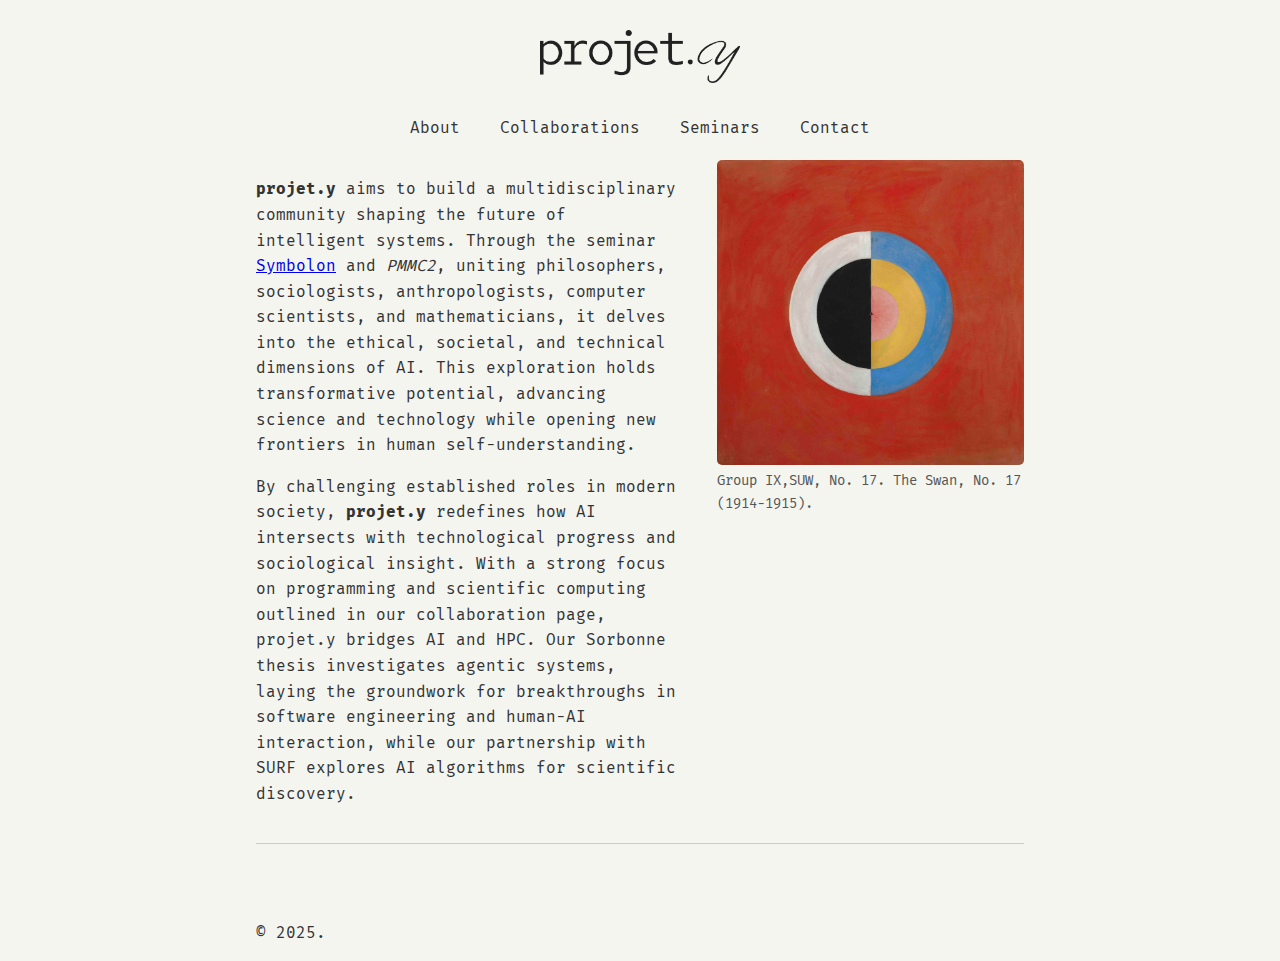
<file: index.html>
<!DOCTYPE html>
<html lang="en">
<head>
  <meta charset="UTF-8" />
  <meta name="viewport" content="width=device-width, initial-scale=1.0" />
  <meta name="description" content="PROJET.y" />
  <title>projet.y</title>
  <link rel="stylesheet" href="css/styles.css" />
</head>
<body>
  <header>
    <div class="container">
      <h2>
        <a href="index.html">
          <img src="images/P.Y_Logo_noir.png" alt="Texte alternatif" width="200" />
        </a>
      </h2>
      <nav>
        <ul>
          <li><a href="about.html">About</a></li>
          <li><a href="projects.html">Collaborations</a></li>
          <li><a href="seminars.html">Seminars</a></li>
          <li><a href="contact.html">Contact</a></li>
        </ul>
      </nav>
    </div>
  </header>

  <main>
    <div class="container">
      <div class="block session">
        <div class="text-content">
          <p><strong>projet.y</strong> aims to build a multidisciplinary community shaping the future of intelligent systems. Through the seminar <a href="https://leprojety.github.io/page/philo.html" target="_blank">Symbolon</a> and <em>PMMC2</em>, uniting philosophers, sociologists, anthropologists, computer scientists, and mathematicians, it delves into the ethical, societal, and technical dimensions of AI. This exploration holds transformative potential, advancing science and technology while opening new frontiers in human self-understanding.</p>

          <p>By challenging established roles in modern society, <strong>projet.y</strong> redefines how AI intersects with technological progress and sociological insight. With a strong focus on programming and scientific computing outlined in our collaboration page, <projet class="y">projet.y</projet> bridges AI and HPC. Our Sorbonne thesis investigates agentic systems, laying the groundwork for breakthroughs in software engineering and human-AI interaction, while our partnership with SURF explores AI algorithms for scientific discovery.</p>
        </div>
        <div class="image-content">
          <img src="images/cigne.jpg" alt="Image description" />
          <p class="image-description">Group IX,SUW, No. 17. The Swan, No. 17 (1914-1915).</p>
        </div>
      </div>
    </div>
  </main>

  <footer>
    <div class="container">
      <p>&copy; 2025.</p>
    </div>
  </footer>
</body>
</html>
</file>
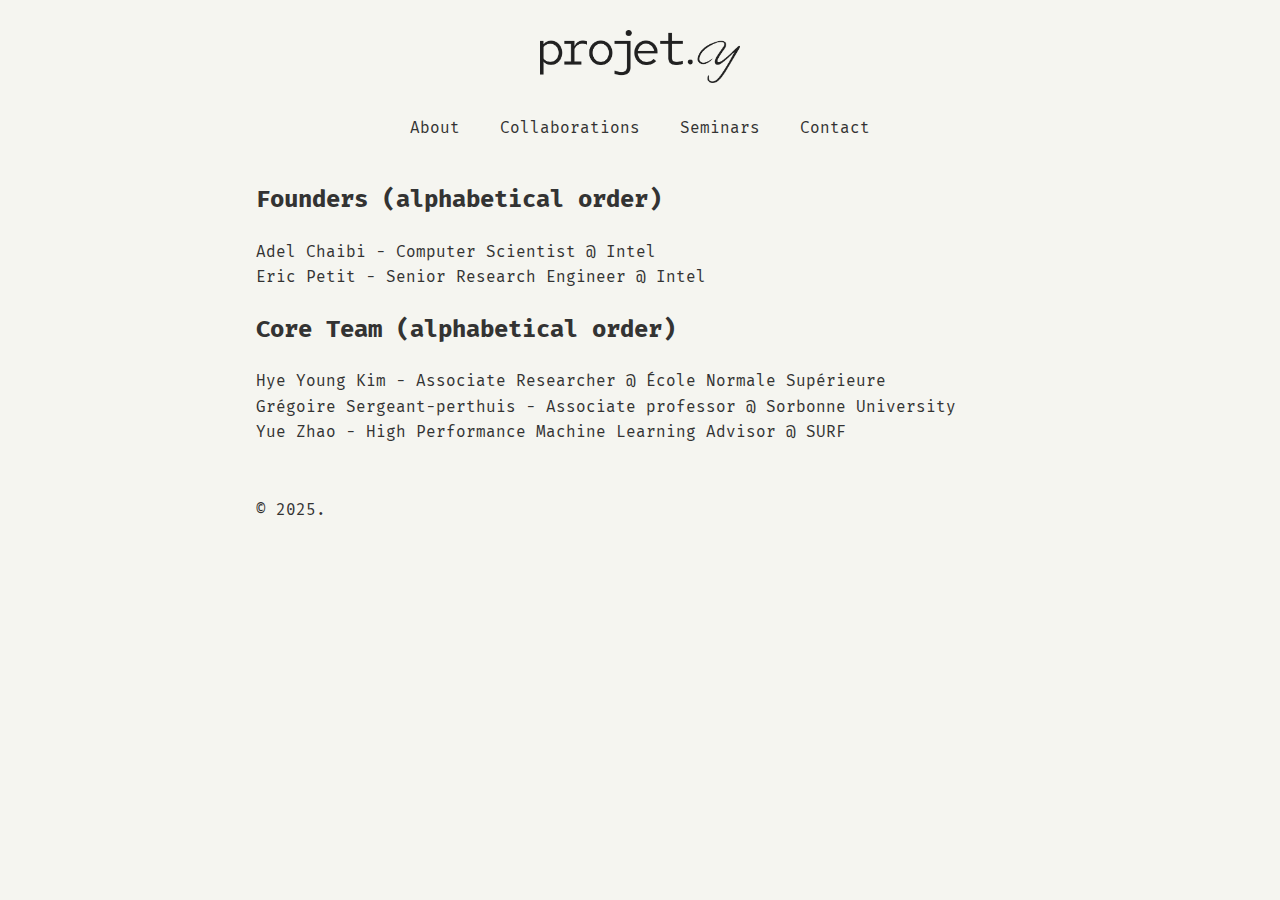
<file: about.html>
<!DOCTYPE html>
<html lang="en">
<head>
    <meta charset="UTF-8">
    <meta name="viewport" content="width=device-width, initial-scale=1.0">
    <meta name="description" content="About page for the Minimalist Website">
    <title>projet.y</title>
    <link rel="stylesheet" href="css/styles.css">
</head>
<body>
    <header>
        <div class="container">
            <h2><a href="index.html"><img src="images/P.Y_Logo_noir.png" alt="Texte alternatif" width="200"></a></h2>
            <nav>
                <ul>
                   <!-- <li><a href="../index.html">Home</a></li> -->
                    <li><a href="about.html">About</a></li>
                    <li><a href="projects.html">Collaborations</a></li>
                    <li><a href="seminars.html">Seminars</a></li>
                    <li><a href="contact.html">Contact</a></li>
                </ul>
            </nav>
        </div>
    </header>

    <main>
        <div class="container">
            <h2>Founders (alphabetical order)</h2>
            <p>
                <span>Adel Chaibi - Computer Scientist @ Intel</span><br>
                <span>Eric Petit - Senior Research Engineer @ Intel</span><br>

                <!--
                <div class="bio-section">
                    <img src="images/eric.jpeg" alt="Eric Petit">
                    <h3>Eric Petit</h3>
                    <p class="bio-text">PhD, co-founded Project.Y, drawing on his deep expertise in high-performance computing (HPC) and artificial intelligence (AI). With a PhD in Computer Science from the University of Rennes, earned at INRIA, Eric drives many AI/ML innovations for developer tools—including code generation and optimization—at Intel Corporation. His strong university collaborations fuel his passion for groundbreaking research. A committed open-source advocate, Eric’s work on projects like Verificarlo and MLKAPS highlights his dedication to accessible, community-driven technology. Alongside his co-founder, Eric launched Project.Y, where a flagship thesis explores common representations in agentic systems, laying the groundwork to tackle complex problems like those found in software engineering. Eric also co-organize our seminars with Adel, Hye-Young and Gregoire.</p>
                </div>
                -->
                
                
            </p>

            <h2>Core Team (alphabetical order)</h2>
            <p>
                <span>Hye Young Kim - Associate Researcher @ École Normale Supérieure</span><br>
                <span>Grégoire Sergeant-perthuis - Associate professor @ Sorbonne University</span><br>
                <span>Yue Zhao - High Performance Machine Learning Advisor @ SURF</span><br>
            </p>
        </div>
    </main>

    <footer>
        <div class="container">
            <p>&copy; 2025.</p>
        </div>
    </footer>
</body>
</html>
</file>
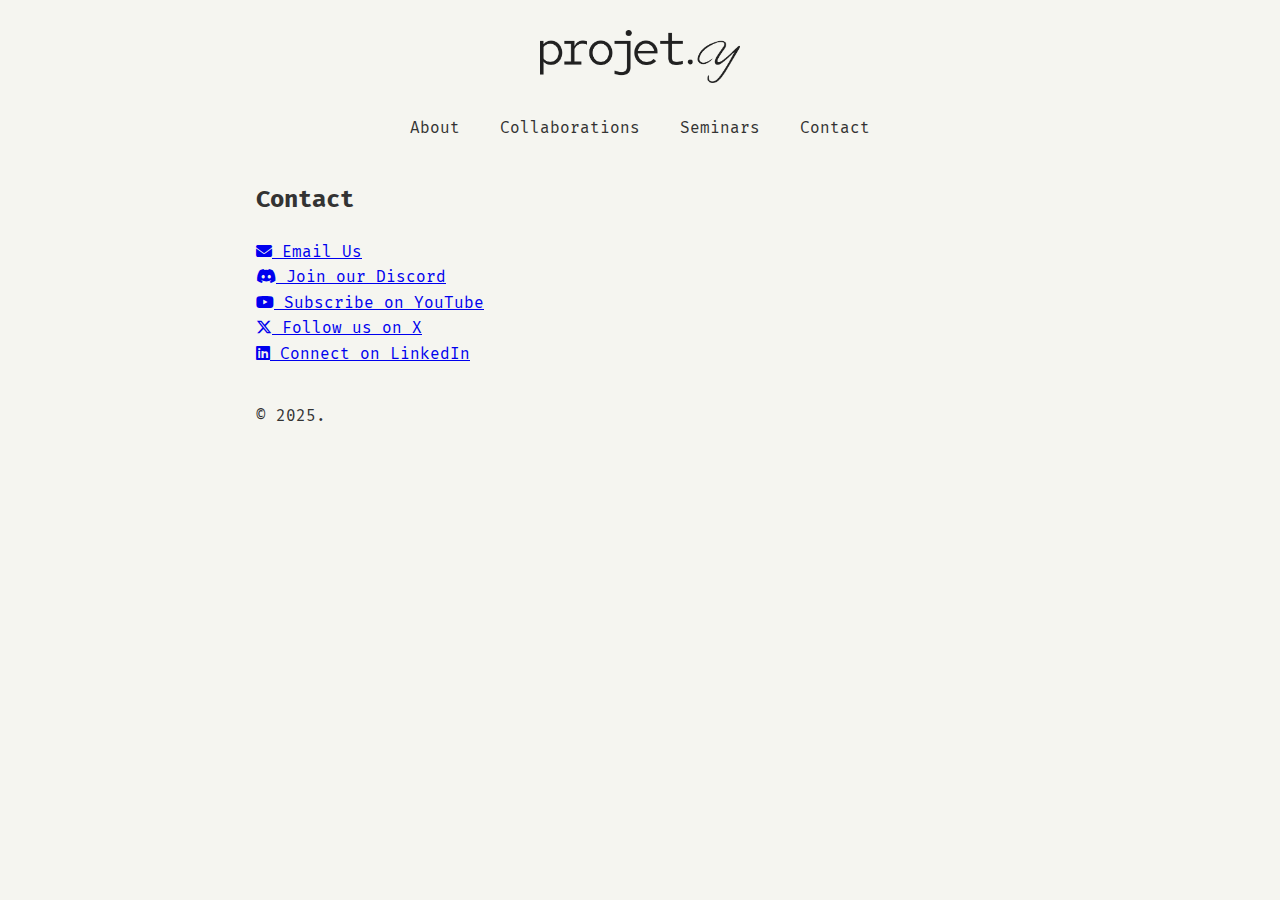
<file: contact.html>
<!DOCTYPE html>
<html lang="en">
<head>
    <meta charset="UTF-8">
    <meta name="viewport" content="width=device-width, initial-scale=1.0">
    <meta name="description" content="Contact page for the Minimalist Website">
    <title>projet.y</title>
    <link rel="stylesheet" href="css/styles.css">
    <link rel="stylesheet" href="https://cdnjs.cloudflare.com/ajax/libs/font-awesome/6.4.2/css/all.min.css">


</head>
<body>
    <header>
        <div class="container">
            <h2><a href="index.html"><img src="images/P.Y_Logo_noir.png" alt="Texte alternatif" width="200"></a></h2>
            <nav>
                <ul>
                    <li><a href="about.html">About</a></li>
                    <li><a href="projects.html">Collaborations</a></li>
                    <li><a href="seminars.html">Seminars</a></li>
                    <li><a href="contact.html">Contact</a></li>
                </ul>
            </nav>
        </div>
    </header>

    <main>
        <div class="container">
            <h2>Contact</h2>
            <a href="mailto:projetwhy@gmail.com">
                <i class="fas fa-envelope"></i> Email Us
            </a><br>

            <a href="https://discord.gg/MWE8XJtK" target="_blank">
                <i class="fab fa-discord"></i> Join our Discord
            </a><br>

            <a href="https://youtube.com/@projet.y?si=tKsVjorgw2lAqR8G" target="_blank">
                <i class="fab fa-youtube"></i> Subscribe on YouTube
            </a><br>

            <a href="https://x.com/projet_y" target="_blank">
                <i class="fa-brands fa-x-twitter"></i> Follow us on X
            </a><br>

            <a href="https://www.linkedin.com/company/projet-y/?viewAsMember=true" target="_blank">
                <i class="fab fa-linkedin"></i> Connect on LinkedIn
            </a>
            


            
            
            
            

        </div>
    </main>

    <footer>
        <div class="container">
            <p>&copy; 2025.</p>
        </div>
    </footer>
</body>
</html>
</file>
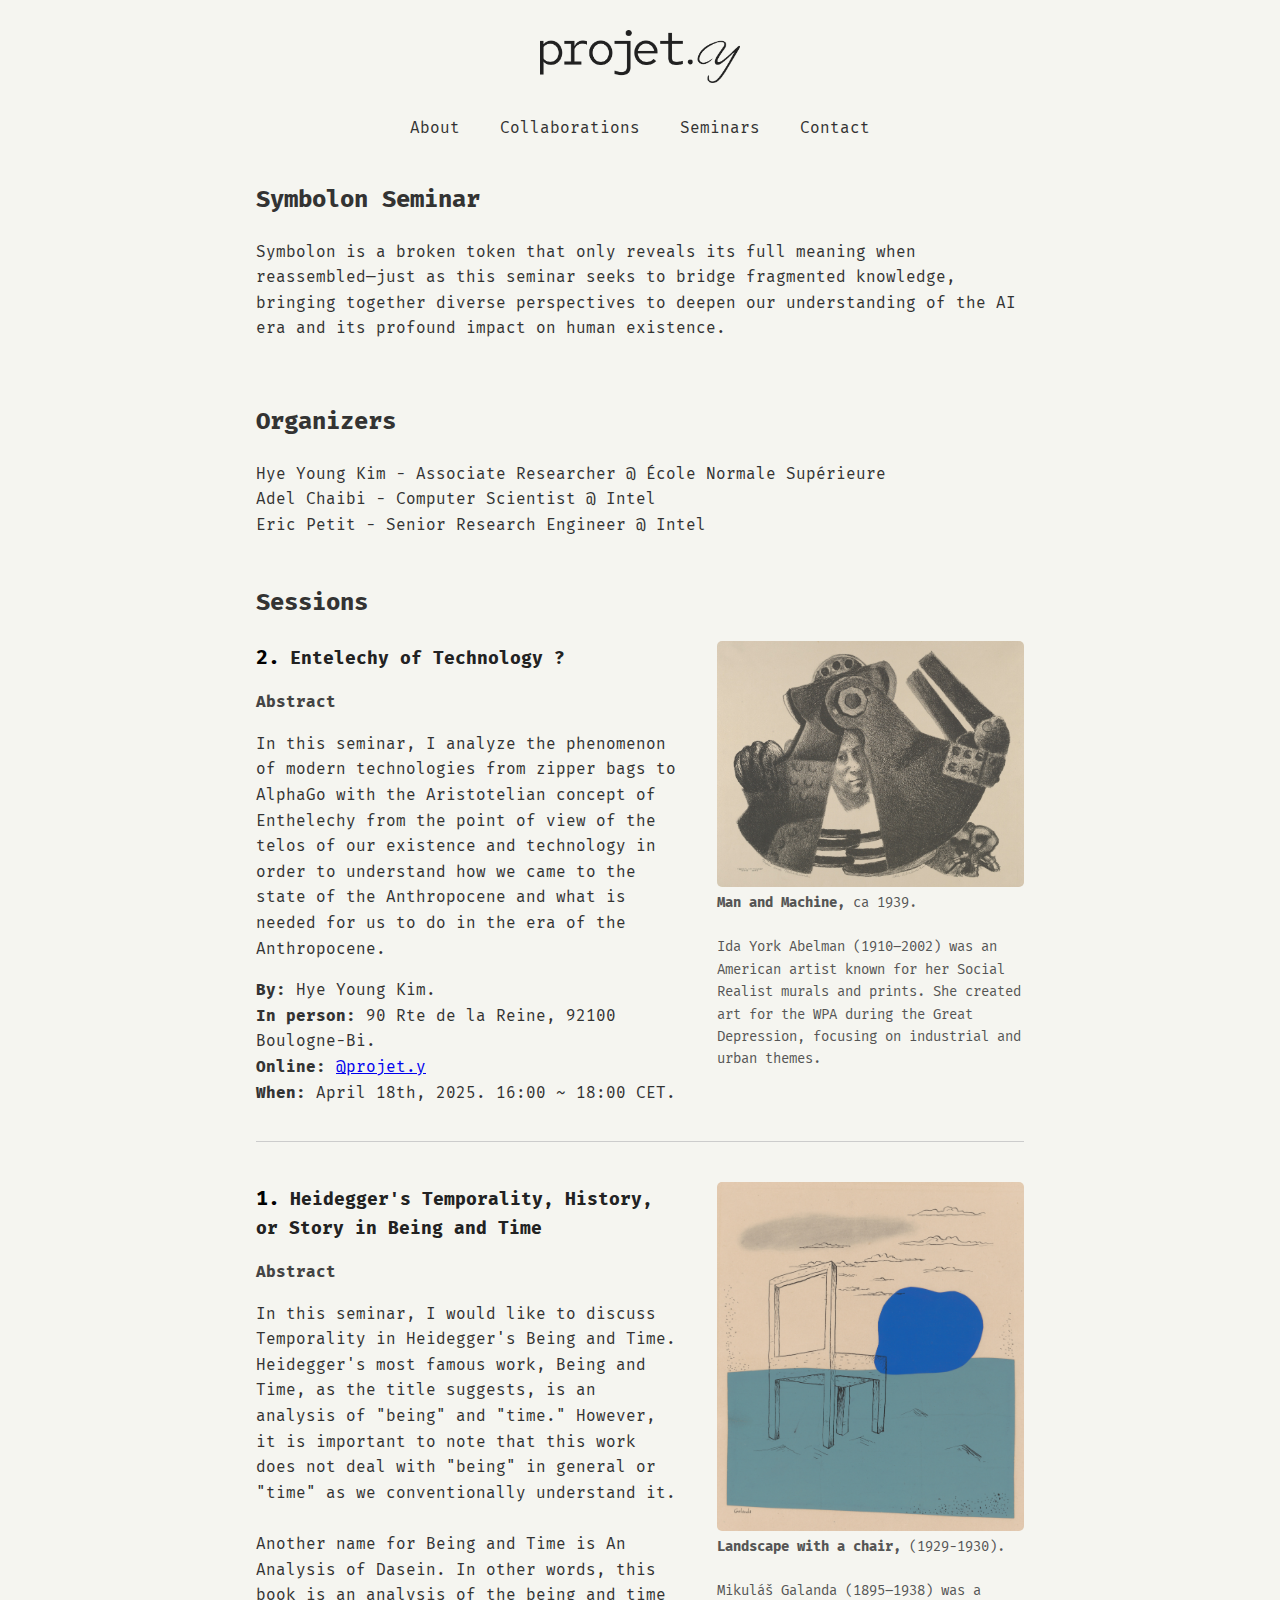
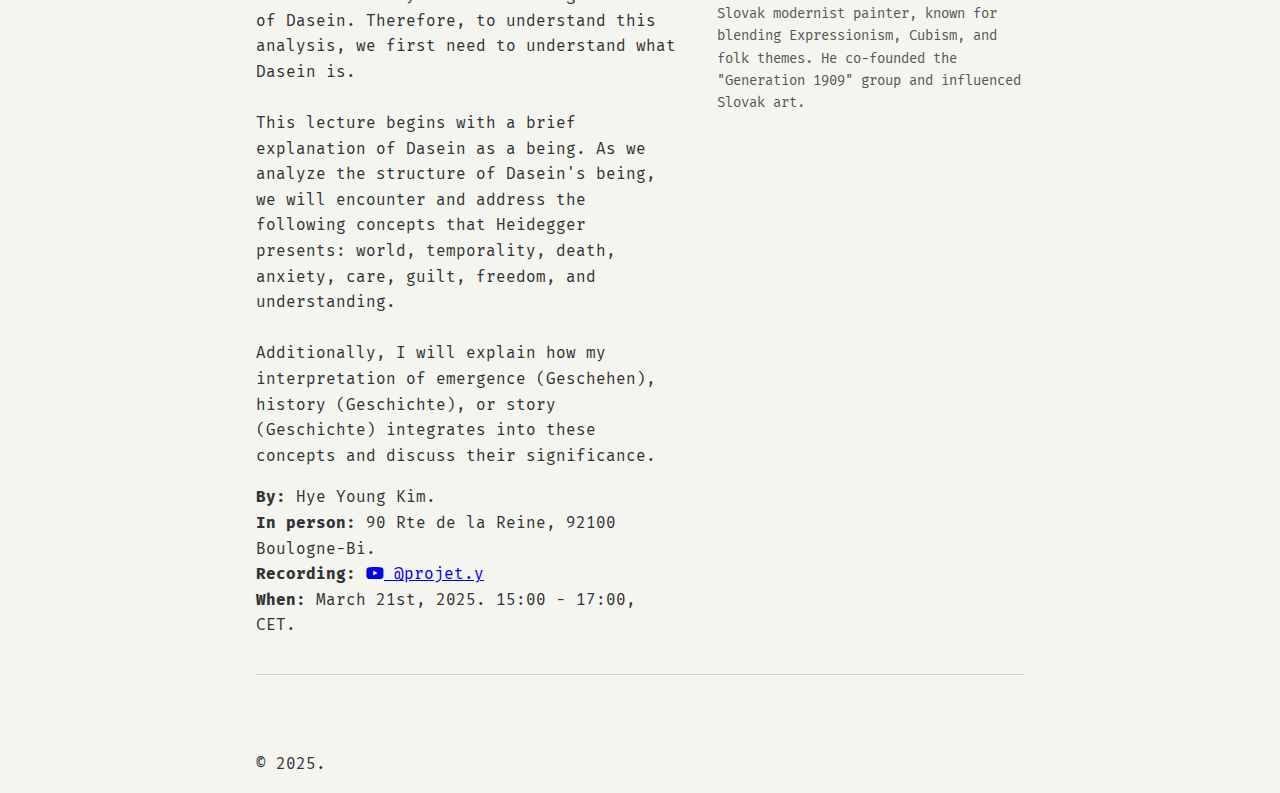
<file: philo.html>
<!-- Updated philo.html -->
<!DOCTYPE html>
<html lang="en">
<head>
    <meta charset="UTF-8">
    <meta name="viewport" content="width=device-width, initial-scale=1.0">
    <meta name="description" content="PROJET.y">
    <title>projet.y</title>
    <link rel="stylesheet" href="css/styles.css">
    <link rel="stylesheet" href="https://cdnjs.cloudflare.com/ajax/libs/font-awesome/6.4.2/css/all.min.css">
</head>
<body>
    <header>
        <div class="container">
            <h2><a href="index.html"><img src="images/P.Y_Logo_noir.png" alt="Texte alternatif" width="200"></a></h2>
            <nav>
                <ul>
                    <li><a href="about.html">About</a></li>
                    <li><a href="projects.html">Collaborations</a></li>
                    <li><a href="seminars.html">Seminars</a></li>
                    <li><a href="contact.html">Contact</a></li>
                </ul>
            </nav>
        </div>
    </header>

    <main>
        <div class="container">
            <h2>Symbolon Seminar</h2>
            <p>Symbolon is a broken token that only reveals its full meaning when reassembled—just as this seminar seeks to bridge fragmented knowledge, bringing together diverse perspectives to deepen our understanding of the AI era and its profound impact on human existence.</p><br>

            <h2>Organizers</h2>
            <span>Hye Young Kim - Associate Researcher @ École Normale Supérieure</span><br>
            <span>Adel Chaibi - Computer Scientist @ Intel</span><br>
            <span>Eric Petit - Senior Research Engineer @ Intel</span>

            <br><br>
            <h2>Sessions</h2>
            
            <!-- Session 2 -->
            <div class="block session">
                <div class="text-content">
                    <span class="session-number">2.</span>
                    <span class="session-title">Entelechy of Technology ?</span>
                    <p class="abstract-title">Abstract</p>
                    <p>In this seminar, I analyze the phenomenon of modern technologies from zipper bags
                        to AlphaGo with the Aristotelian concept of Enthelechy from the point of view of the telos of
                        our existence and technology in order to understand how we came to the state of the
                        Anthropocene and what is needed for us to do in the era of the Anthropocene.</p>

                    <p>
                        <strong>By: </strong> Hye Young Kim.<br>
                        <strong>In person:</strong> 90 Rte de la Reine, 92100 Boulogne-Bi.<br>
                        <strong>Online:</strong> <a href="https://www.youtube.com/@projet.y" target="_blank">@projet.y</a><br>
                        <strong>When:</strong> April 18th, 2025. 16:00 ~ 18:00 CET.
                    </p>
                    
                </div>
                <div class="image-content">
                    <img src="images/man_and_machine.jpg" alt="Image description">
                    <p class="image-description"><strong>Man and Machine, </strong>ca 1939.<br><br>Ida York Abelman (1910–2002) was an American artist known for her Social Realist murals and prints. She created art for the WPA during the Great Depression, focusing on industrial and urban themes.</p>
                </div>
            </div>

            <!-- Session 1 -->
            <div class="block session">
                <div class="text-content">
                    <span class="session-number">1.</span>
                    <span class="session-title">Heidegger's Temporality, History, or Story in Being and Time</span>
                    <p class="abstract-title">Abstract</p>
                    <p>In this seminar, I would like to discuss Temporality in Heidegger's Being and Time. Heidegger's most famous work, Being and Time, as the title suggests, is an analysis of "being" and "time." However, it is important to note that this work does not deal with "being" in general or "time" as we conventionally understand it.
                    <br><br>
                    Another name for Being and Time is An Analysis of Dasein. In other words, this book is an
                    analysis of the being and time of Dasein. Therefore, to understand this analysis, we first need to
                    understand what Dasein is.
                    <br><br>
                    This lecture begins with a brief explanation of Dasein as a being. As we analyze the structure of
                    Dasein's being, we will encounter and address the following concepts that Heidegger presents:
                    world, temporality, death, anxiety, care, guilt, freedom, and understanding.
                    <br><br>
                    Additionally, I will explain how my interpretation of emergence (Geschehen), history (Geschichte), 
                    or story (Geschichte) integrates into these concepts and discuss their significance.
                    </p>

                    <p>
                        <strong>By: </strong> Hye Young Kim.<br>
                        <strong>In person:</strong> 90 Rte de la Reine, 92100 Boulogne-Bi.<br>
                        <strong>Recording: </strong><span><a href="https://www.youtube.com/live/fjL2_Y25XDE?si=pnXg6gRbvTbY-1zH" target="_blank"><i class="fa-brands fa-youtube"></i> @projet.y</a></span><br>
                        <strong>When:</strong> March 21st, 2025. 15:00 - 17:00, CET.
                    </p> 
                </div>
                <div class="image-content">
                    <img src="images/landscape.jpg" alt="Image description">
                    <p class="image-description"><strong>Landscape with a chair, </strong>(1929-1930).<br><br> Mikuláš Galanda (1895–1938) was a Slovak modernist painter, known for blending Expressionism, Cubism, and folk themes. He co-founded the "Generation 1909" group and influenced Slovak art.</p> 
                </div>
            </div>   
        </div>
    </main>

    <footer>
        <div class="container">
            <p>&copy; 2025.</p>
        </div>
    </footer>
</body>
</html>
</file>
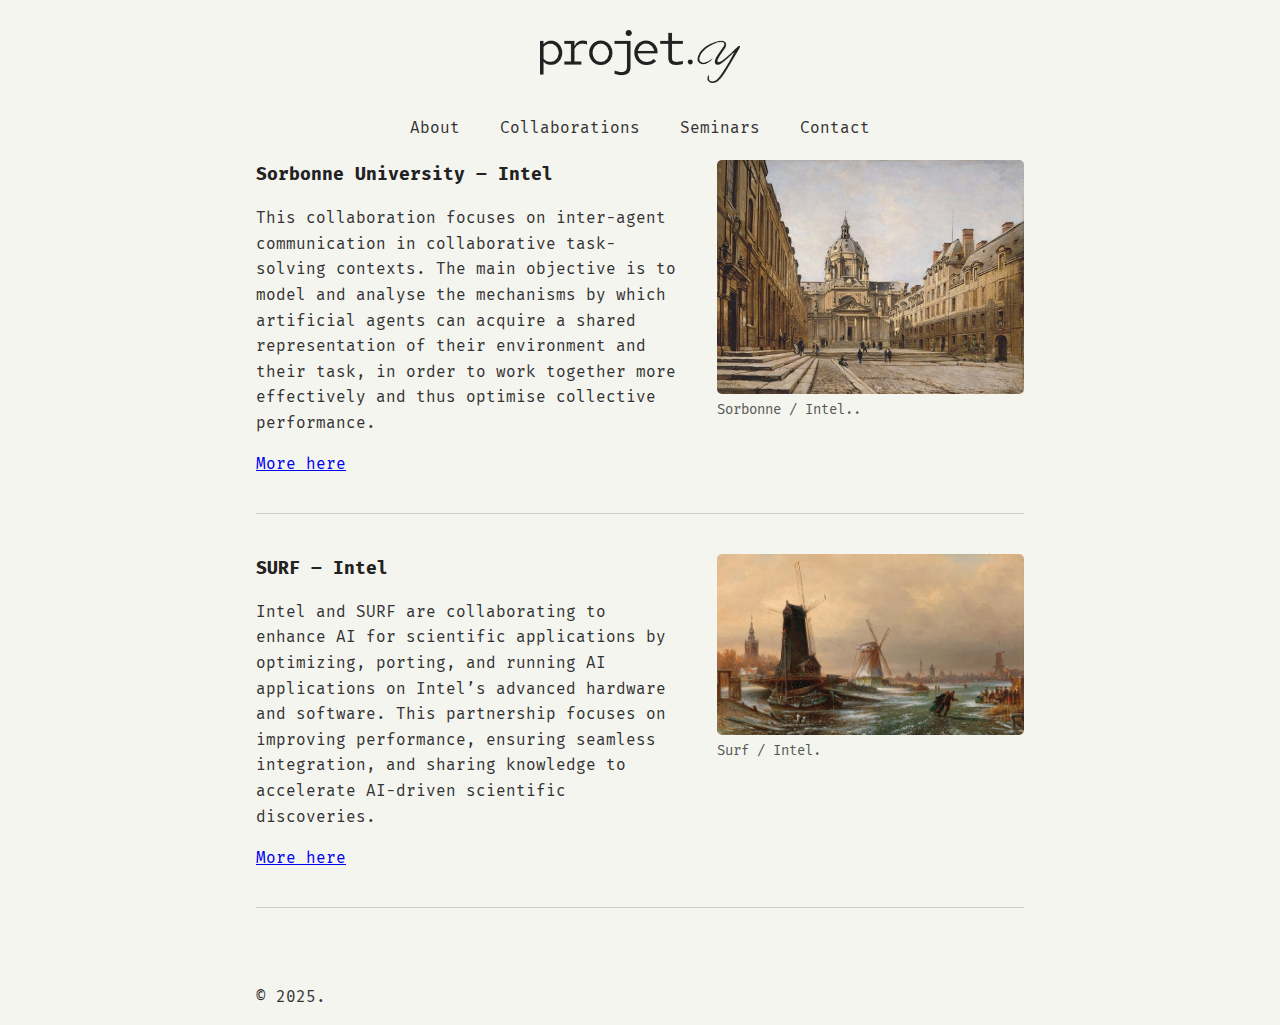
<file: projects.html>
<!DOCTYPE html>
<html lang="en">
<head>
  <meta charset="UTF-8" />
  <meta name="viewport" content="width=device-width, initial-scale=1.0" />
  <meta name="description" content="Projects page for the Minimalist Website" />
  <title>projet.y</title>
  <link rel="stylesheet" href="css/styles.css" />
</head>
<body>
  <header>
    <div class="container">
      <h2>
        <a href="index.html">
          <img src="images/P.Y_Logo_noir.png" alt="Texte alternatif" width="200" />
        </a>
      </h2>
      <nav>
        <ul>
          <li><a href="about.html">About</a></li>
          <li><a href="projects.html">Collaborations</a></li>
          <li><a href="seminars.html">Seminars</a></li>
          <li><a href="contact.html">Contact</a></li>
        </ul>
      </nav>
    </div>
  </header>

  <main>
    <div class="container">

      <!-- Block 1: Sorbonne - Intel -->
      <div class="block session">
        <div class="text-content">
          <p class="session-title">Sorbonne University – Intel</p>
          <p>This collaboration focuses on inter-agent communication in collaborative task-solving contexts. The main objective is to model and analyse the mechanisms by which artificial agents can acquire a shared representation of their environment and their task, in order to work together more effectively and thus optimise collective performance.</p>
          <p><a href="collectivePage/index.html" style="text-decoration: underline;">More here</a></p>
        </div>
        <div class="image-content">
          <img src="images/sorbonne2.png" alt="Sorbonne University" />
          <p class="image-description">Sorbonne / Intel..</p>
        </div>
      </div>

      <!-- Block 2: Surf - Intel -->
      <div class="block session">
        <div class="text-content">
          <p class="session-title">SURF – Intel</p>
          <p>Intel and SURF are collaborating to enhance AI for scientific applications by optimizing, porting, and running AI applications on Intel’s advanced hardware and software. This partnership focuses on improving performance, ensuring seamless integration, and sharing knowledge to accelerate AI-driven scientific discoveries.</p>
          <p><a href="surfPage/index.html" style="text-decoration: underline;">More here</a></p>
        </div>
        <div class="image-content">
          <img src="images/amsterdam2.png" alt="SURF Research Collaboration" />
          <p class="image-description">Surf / Intel.</p>
        </div>
      </div>

    </div>
  </main>

  <footer>
    <div class="container">
      <p>&copy; 2025.</p>
    </div>
  </footer>
</body>
</html>
</file>
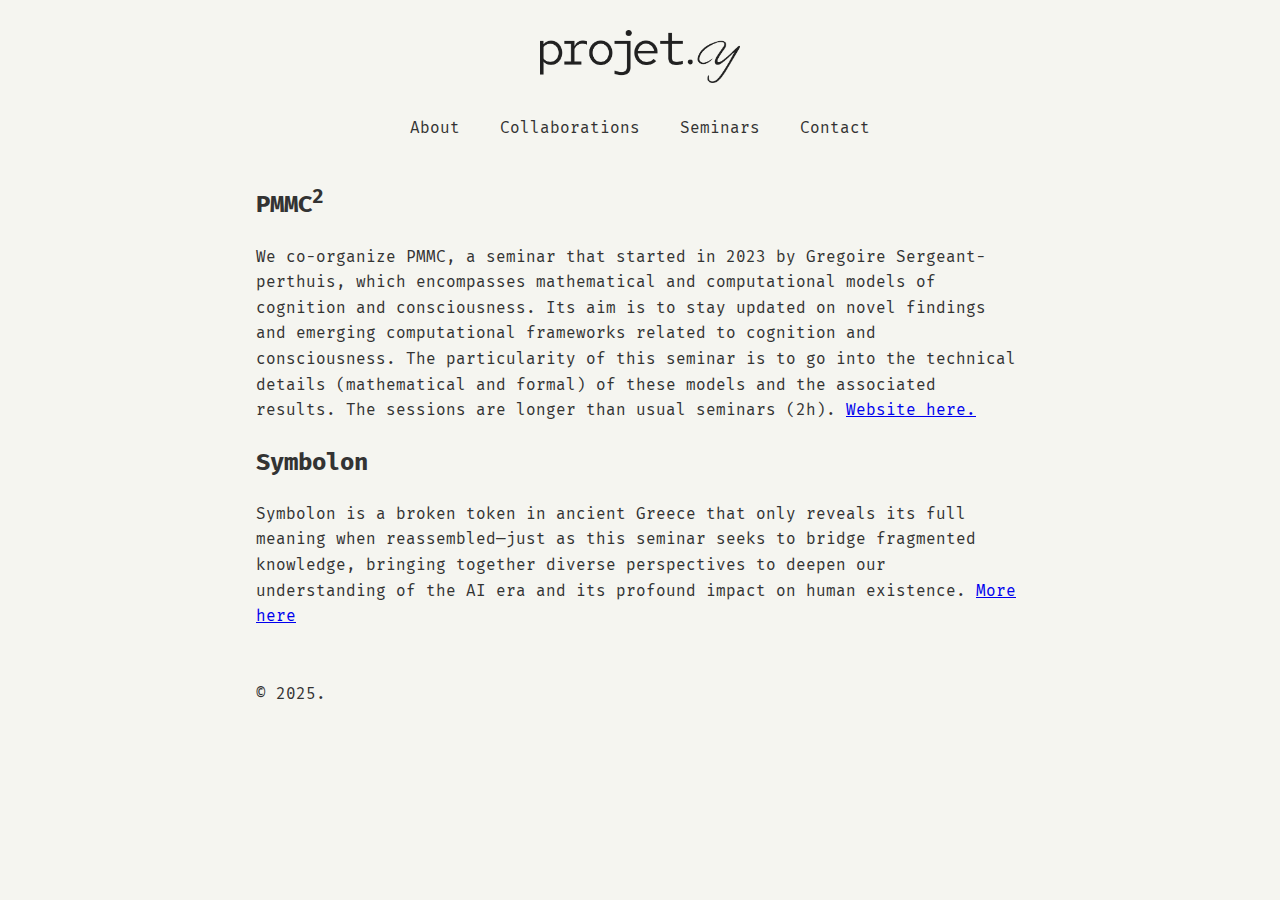
<file: seminars.html>
<!DOCTYPE html>
<html lang="en">
<head>
    <meta charset="UTF-8">
    <meta name="viewport" content="width=device-width, initial-scale=1.0">
    <meta name="description" content="PROJET.y">
    <title>projet.y</title>
    <link rel="stylesheet" href="css/styles.css">
</head>
<body>
    <header>
        <div class="container">
            <h2><a href="index.html"><img src="images/P.Y_Logo_noir.png" alt="Texte alternatif" width="200"></a></h2>
            <nav>
                <ul>
                  <!-- <li><a href="index.html">Home</a></li> -->
                    <li><a href="about.html">About</a></li>
                    <li><a href="projects.html">Collaborations</a></li>
                    <li><a href="seminars.html">Seminars</a></li>
                    <li><a href="contact.html">Contact</a></li>
                </ul>
            </nav>
        </div>
    </header>

    <main>
        <div class="container">
            <h2>PMMC<sup>2</sup></h2>
            <p>
                <span>We co-organize PMMC, a seminar that started in 2023 by Gregoire Sergeant-perthuis, which encompasses mathematical and computational models of cognition and consciousness. Its aim is to stay updated on novel findings and emerging computational frameworks related to cognition and consciousness. The particularity of this seminar is to go into the technical details (mathematical and formal) of these models and the associated results. The sessions are longer than usual seminars (2h).</span>
                <span><a href="https://gregoiresergeant-perthuis.com/PMMC.html", style="text-decoration: underline;", target="_blank">Website here.</a></span> 
            </p>
            
            <p>
                <h2>Symbolon</h2>
                <span>Symbolon is a broken token in ancient Greece that only reveals its full meaning when reassembled—just as this seminar seeks to bridge fragmented knowledge, bringing together diverse perspectives to deepen our understanding of the AI era and its profound impact on human existence.</span>
                <span><a href="philo.html", style="text-decoration: underline;">More here</a></span>
            </p>
    </div>
    </main>

    <footer>
        <div class="container">
            <p>&copy; 2025.</p>
        </div>
    </footer>
</body>
</html>
</file>
<file: css/styles.css>
/* Updated styles.css */
@import url('https://fonts.googleapis.com/css2?family=Fira+Mono:wght@400;700&display=swap');

body {
    font-family: "Fira Mono", monospace;
    line-height: 1.6;
    margin: 0;
    padding: 0;
    background-color: #F5F5F0;
    color: #333;
}

.container {
    width: 60%;
    margin: 0 auto;
    max-width: 1200px;
    padding: 0 20px;
}

header {
    background: #F5F5F0;
    color: #333;
    text-align: center;
    padding-top: 10px;
    min-height: 70px;
}

header a {
    color: #333;
    text-decoration: none;
    font-size: 16px;
}

header ul {
    padding: 0;
    list-style: none;
    margin: 0;
    display: flex;
    justify-content: center;
}

header li {
    display: inline;
    padding: 0 20px;
}

main {
    padding: 20px 0;
}

/* Style des blocs de session */
.session {
    display: flex;
    align-items: flex-start; /* Alignement en haut */
    justify-content: space-between;
    gap: 20px;
    margin-bottom: 40px;
    border-bottom: 1px solid #ccc;
    padding-bottom: 20px;
}

.text-content {
    flex: 1;
    max-width: 55%;
}

.session-header {
    display: flex;
    align-items: center; /* Assure l'alignement en haut avec l'image */
    gap: 10px;
}

.session-number {
    font-size: 20px;
    font-weight: 700; /* Assurer le gras */
    color: #000;
}

.session-title {
    font-size: 18px;
    font-weight: 700; /* Assurer le gras */
    color: #222;
    margin: 0;
}

.abstract-title {
    font-size: 16px;
    font-weight: 700; /* Assurer le gras */
    color: #444;
}

strong {
    font-weight: 700; /* Assurer que le texte en <strong> est bien en gras */
}

.image-content {
    flex: 1;
    max-width: 40%;
    display: flex;
    flex-direction: column;
    align-items: flex-start;
}

.image-content img {
    max-width: 100%;
    height: auto;
    display: block;
    border-radius: 5px;
}

.image-description {
    font-size: 14px;
    color: #555;
    text-align: left;
    margin-top: 5px;
    max-width: 100%;
    align-self: flex-start;
    padding-left: 0; /* Aligné avec le bord gauche de l'image */
}

/* Bio Section Styles */
.bio-section {
    display: flex;
    align-items: center;
    gap: 15px;
    margin-bottom: 20px;
}

.bio-section img {
    width: 80px; /* Adjust as needed */
    height: 80px;
    border-radius: 50%;
}

.bio-text {
    font-size: 14px;
    color: #444;
}

/* Responsive Design */
@media (max-width: 1024px) {
    .container {
        width: 90%;
    }
    .session {
        flex-direction: column;
        align-items: flex-start;
    }
    .text-content, .image-content {
        max-width: 100%;
        text-align: left;
    }
    .session-header {
        justify-content: flex-start;
    }
    .image-content {
        justify-content: flex-start;
        align-items: flex-start;
    }
}

@media (max-width: 768px) {
    header ul {
        flex-direction: column;
        align-items: flex-start;
    }
    .session-number {
        font-size: 18px;
    }
    .session-title {
        font-size: 16px;
    }
    .abstract-title {
        font-size: 14px;
    }
}

@media (max-width: 480px) {
    .container {
        width: 100%;
        padding: 0 10px;
    }
    .session-header {
        flex-direction: column;
        text-align: left;
    }
    .session-number {
        font-size: 16px;
    }
    .session-title {
        font-size: 14px;
    }
}
</file>
